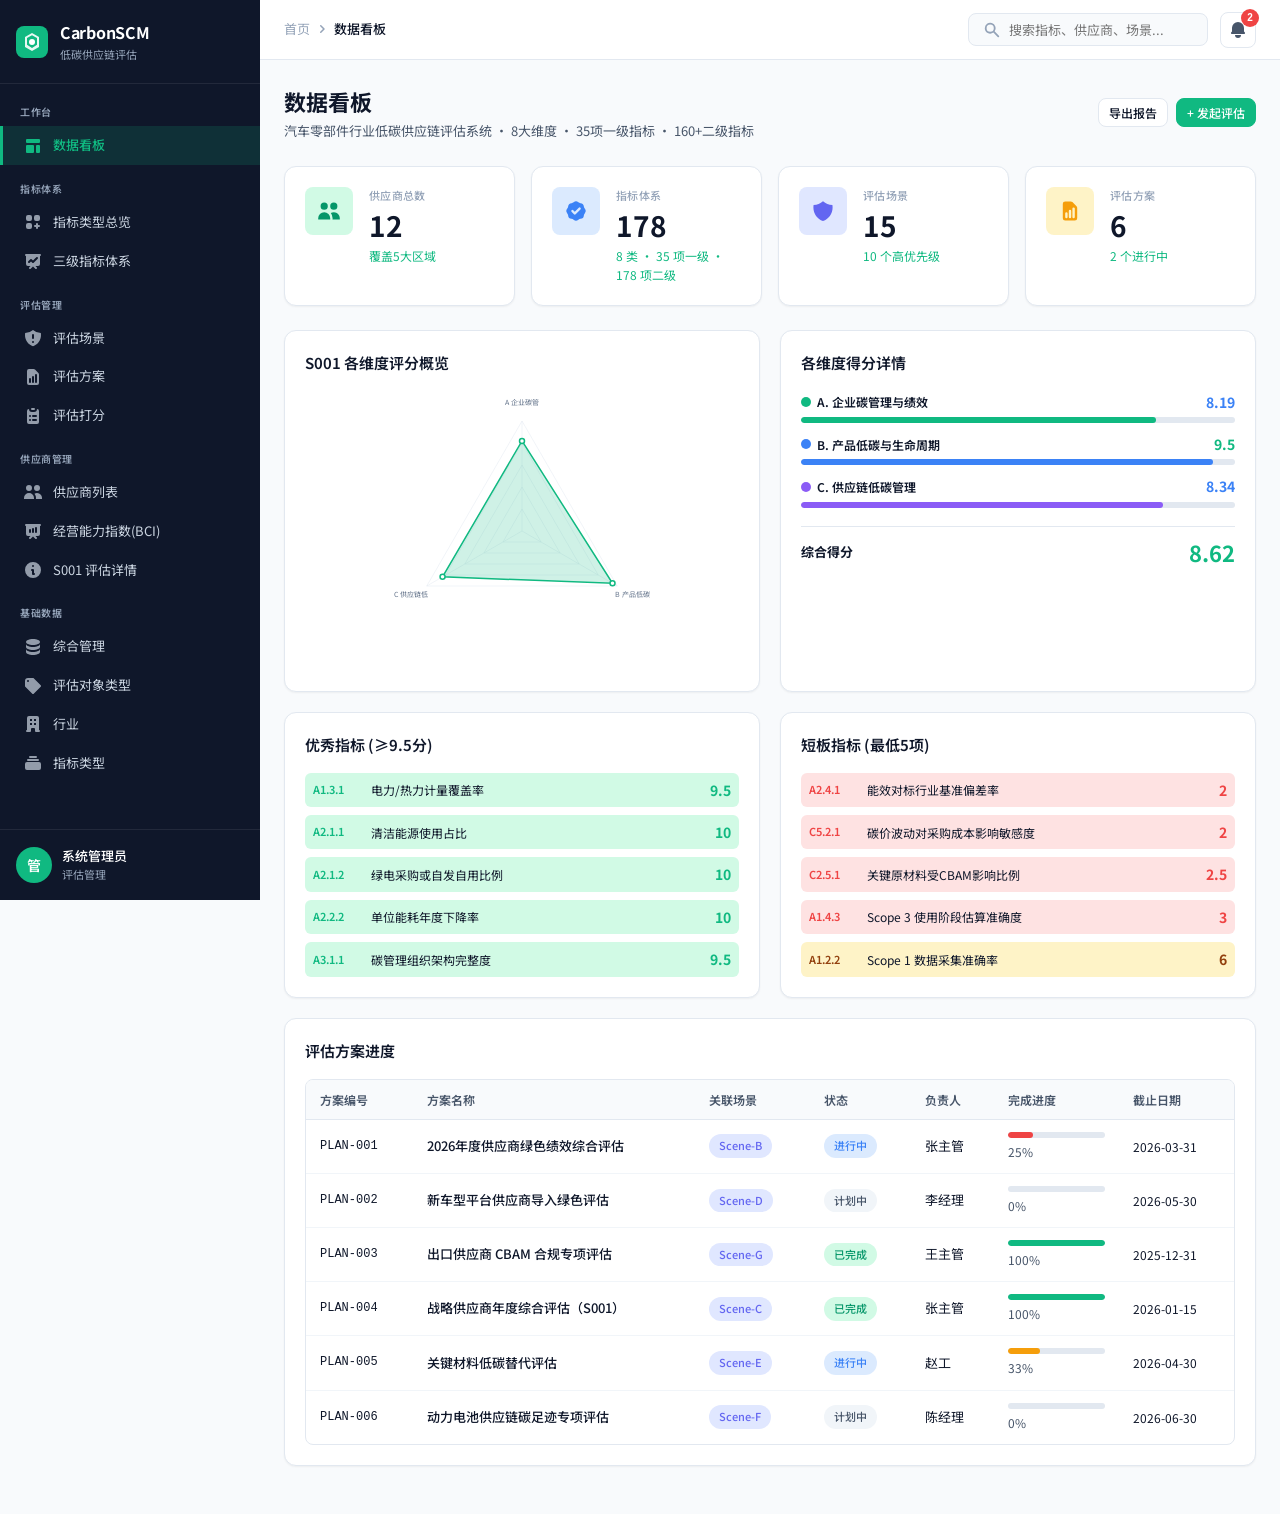
<file: prototype/index.html>
<!DOCTYPE html>
<html lang="zh-CN">
<head>
    <meta charset="UTF-8">
    <meta name="viewport" content="width=device-width, initial-scale=1.0">
    <title>低碳供应链评估系统 — 汽车零部件行业</title>
    <link rel="stylesheet" href="styles.css">
    <link href="https://fonts.googleapis.com/css2?family=Inter:wght@300;400;500;600;700&family=Noto+Sans+SC:wght@300;400;500;600;700&display=swap" rel="stylesheet">
</head>
<body>
    <div class="app-container">
        <aside class="sidebar" id="sidebar">
            <div class="sidebar-header">
                <div class="logo">
                    <svg width="32" height="32" viewBox="0 0 32 32" fill="none">
                        <rect width="32" height="32" rx="8" fill="#10B981"/>
                        <path d="M16 7L9 11v10l7 4 7-4V11l-7-4zm0 2.2L21 12v6.8L16 22l-5-3.2V12l5-2.8z" fill="white" fill-opacity="0.9"/>
                        <circle cx="16" cy="16" r="3" fill="white"/>
                    </svg>
                    <div class="logo-text">
                        <span class="logo-title">CarbonSCM</span>
                        <span class="logo-subtitle">低碳供应链评估</span>
                    </div>
                </div>
            </div>
            <nav class="sidebar-nav">
                <div class="nav-section">
                    <div class="nav-section-title">工作台</div>
                    <a href="#" class="nav-item active" data-page="dashboard">
                        <svg width="20" height="20" viewBox="0 0 20 20" fill="currentColor"><path d="M3 4a1 1 0 011-1h12a1 1 0 011 1v2a1 1 0 01-1 1H4a1 1 0 01-1-1V4zM3 10a1 1 0 011-1h6a1 1 0 011 1v6a1 1 0 01-1 1H4a1 1 0 01-1-1v-6zM14 9a1 1 0 00-1 1v6a1 1 0 001 1h2a1 1 0 001-1v-6a1 1 0 00-1-1h-2z"/></svg>
                        <span>数据看板</span>
                    </a>
                </div>
                <div class="nav-section">
                    <div class="nav-section-title">指标体系</div>
                    <a href="#" class="nav-item" data-page="indicator-types">
                        <svg width="20" height="20" viewBox="0 0 20 20" fill="currentColor"><path d="M5 3a2 2 0 00-2 2v2a2 2 0 002 2h2a2 2 0 002-2V5a2 2 0 00-2-2H5zM5 11a2 2 0 00-2 2v2a2 2 0 002 2h2a2 2 0 002-2v-2a2 2 0 00-2-2H5zM11 5a2 2 0 012-2h2a2 2 0 012 2v2a2 2 0 01-2 2h-2a2 2 0 01-2-2V5zM14 11a1 1 0 011 1v1h1a1 1 0 110 2h-1v1a1 1 0 11-2 0v-1h-1a1 1 0 110-2h1v-1a1 1 0 011-1z"/></svg>
                        <span>指标类型总览</span>
                    </a>
                    <a href="#" class="nav-item" data-page="indicator-tree">
                        <svg width="20" height="20" viewBox="0 0 20 20" fill="currentColor"><path fill-rule="evenodd" d="M3 3a1 1 0 000 2v8a2 2 0 002 2h2.586l-1.293 1.293a1 1 0 101.414 1.414L10 15.414l2.293 2.293a1 1 0 001.414-1.414L12.414 15H15a2 2 0 002-2V5a1 1 0 100-2H3zm11.707 4.707a1 1 0 00-1.414-1.414L10 9.586 8.707 8.293a1 1 0 00-1.414 0l-2 2a1 1 0 101.414 1.414L8 10.414l1.293 1.293a1 1 0 001.414 0l4-4z" clip-rule="evenodd"/></svg>
                        <span>三级指标体系</span>
                    </a>
                </div>
                <div class="nav-section">
                    <div class="nav-section-title">评估管理</div>
                    <a href="#" class="nav-item" data-page="scenarios">
                        <svg width="20" height="20" viewBox="0 0 20 20" fill="currentColor"><path fill-rule="evenodd" d="M10 1.944A11.954 11.954 0 012.166 5C2.056 5.649 2 6.319 2 7c0 5.225 3.34 9.67 8 11.317C14.66 16.67 18 12.225 18 7c0-.682-.057-1.35-.166-2.001A11.954 11.954 0 0110 1.944zM11 14a1 1 0 11-2 0 1 1 0 012 0zm0-7a1 1 0 10-2 0v3a1 1 0 102 0V7z" clip-rule="evenodd"/></svg>
                        <span>评估场景</span>
                    </a>
                    <a href="#" class="nav-item" data-page="plans">
                        <svg width="20" height="20" viewBox="0 0 20 20" fill="currentColor"><path fill-rule="evenodd" d="M6 2a2 2 0 00-2 2v12a2 2 0 002 2h8a2 2 0 002-2V7.414A2 2 0 0015.414 6L12 2.586A2 2 0 0010.586 2H6zm2 10a1 1 0 10-2 0v3a1 1 0 102 0v-3zm2-3a1 1 0 011 1v5a1 1 0 11-2 0v-5a1 1 0 011-1zm4-1a1 1 0 10-2 0v7a1 1 0 102 0V8z" clip-rule="evenodd"/></svg>
                        <span>评估方案</span>
                    </a>
                    <a href="#" class="nav-item" data-page="scoring">
                        <svg width="20" height="20" viewBox="0 0 20 20" fill="currentColor"><path d="M9 2a1 1 0 000 2h2a1 1 0 100-2H9z"/><path fill-rule="evenodd" d="M4 5a2 2 0 012-2 3 3 0 003 3h2a3 3 0 003-3 2 2 0 012 2v11a2 2 0 01-2 2H6a2 2 0 01-2-2V5zm3 4a1 1 0 000 2h.01a1 1 0 100-2H7zm3 0a1 1 0 000 2h3a1 1 0 100-2h-3zm-3 4a1 1 0 100 2h.01a1 1 0 100-2H7zm3 0a1 1 0 100 2h3a1 1 0 100-2h-3z" clip-rule="evenodd"/></svg>
                        <span>评估打分</span>
                    </a>
                </div>
                <div class="nav-section">
                    <div class="nav-section-title">供应商管理</div>
                    <a href="#" class="nav-item" data-page="suppliers">
                        <svg width="20" height="20" viewBox="0 0 20 20" fill="currentColor"><path d="M9 6a3 3 0 11-6 0 3 3 0 016 0zM17 6a3 3 0 11-6 0 3 3 0 016 0zM12.93 17c.046-.327.07-.66.07-1a6.97 6.97 0 00-1.5-4.33A5 5 0 0119 16v1h-6.07zM6 11a5 5 0 015 5v1H1v-1a5 5 0 015-5z"/></svg>
                        <span>供应商列表</span>
                    </a>
                    <a href="#" class="nav-item" data-page="bci">
                        <svg width="20" height="20" viewBox="0 0 20 20" fill="currentColor"><path fill-rule="evenodd" d="M3 3a1 1 0 000 2v8a2 2 0 002 2h2.586l-1.293 1.293a1 1 0 101.414 1.414L10 15.414l2.293 2.293a1 1 0 001.414-1.414L12.414 15H15a2 2 0 002-2V5a1 1 0 100-2H3zm11 4a1 1 0 10-2 0v4a1 1 0 102 0V7zm-3 1a1 1 0 10-2 0v3a1 1 0 102 0V8zM8 9a1 1 0 00-2 0v2a1 1 0 102 0V9z" clip-rule="evenodd"/></svg>
                        <span>经营能力指数(BCI)</span>
                    </a>
                    <a href="#" class="nav-item" data-page="supplier-detail">
                        <svg width="20" height="20" viewBox="0 0 20 20" fill="currentColor"><path fill-rule="evenodd" d="M18 10a8 8 0 11-16 0 8 8 0 0116 0zm-7-4a1 1 0 11-2 0 1 1 0 012 0zM9 9a1 1 0 000 2v3a1 1 0 001 1h1a1 1 0 100-2v-3a1 1 0 00-1-1H9z" clip-rule="evenodd"/></svg>
                        <span>S001 评估详情</span>
                    </a>
                </div>
                <div class="nav-section">
                    <div class="nav-section-title">基础数据</div>
                    <a href="#" class="nav-item" data-page="base-data">
                        <svg width="20" height="20" viewBox="0 0 20 20" fill="currentColor"><path d="M3 12v3c0 1.657 3.134 3 7 3s7-1.343 7-3v-3c0 1.657-3.134 3-7 3s-7-1.343-7-3z"/><path d="M3 7v3c0 1.657 3.134 3 7 3s7-1.343 7-3V7c0 1.657-3.134 3-7 3S3 8.657 3 7z"/><path d="M17 5c0 1.657-3.134 3-7 3S3 6.657 3 5s3.134-3 7-3 7 1.343 7 3z"/></svg>
                        <span>综合管理</span>
                    </a>
                    <a href="#" class="nav-item" data-page="bd-object-types">
                        <svg width="20" height="20" viewBox="0 0 20 20" fill="currentColor"><path fill-rule="evenodd" d="M17.707 9.293a1 1 0 010 1.414l-7 7a1 1 0 01-1.414 0l-7-7A.997.997 0 012 10V5a3 3 0 013-3h5c.256 0 .512.098.707.293l7 7zM5 6a1 1 0 100-2 1 1 0 000 2z" clip-rule="evenodd"/></svg>
                        <span>评估对象类型</span>
                    </a>
                    <a href="#" class="nav-item" data-page="bd-industries">
                        <svg width="20" height="20" viewBox="0 0 20 20" fill="currentColor"><path fill-rule="evenodd" d="M4 4a2 2 0 012-2h8a2 2 0 012 2v12a1 1 0 110 2h-3a1 1 0 01-1-1v-2a1 1 0 00-1-1H9a1 1 0 00-1 1v2a1 1 0 01-1 1H4a1 1 0 110-2V4zm3 1h2v2H7V5zm2 4H7v2h2V9zm2-4h2v2h-2V5zm2 4h-2v2h2V9z" clip-rule="evenodd"/></svg>
                        <span>行业</span>
                    </a>
                    <a href="#" class="nav-item" data-page="bd-indicator-types">
                        <svg width="20" height="20" viewBox="0 0 20 20" fill="currentColor"><path d="M7 3a1 1 0 000 2h6a1 1 0 100-2H7zM4 7a1 1 0 011-1h10a1 1 0 110 2H5a1 1 0 01-1-1zM2 11a2 2 0 012-2h12a2 2 0 012 2v4a2 2 0 01-2 2H4a2 2 0 01-2-2v-4z"/></svg>
                        <span>指标类型</span>
                    </a>
                </div>
            </nav>
            <div class="sidebar-footer">
                <div class="user-info">
                    <div class="avatar">管</div>
                    <div class="user-details">
                        <span class="user-name">系统管理员</span>
                        <span class="user-role">评估管理</span>
                    </div>
                </div>
            </div>
        </aside>

        <main class="main-content">
            <header class="top-bar">
                <button class="menu-toggle" id="menuToggle">
                    <svg width="24" height="24" viewBox="0 0 24 24" fill="none" stroke="currentColor" stroke-width="2"><path d="M3 12h18M3 6h18M3 18h18"/></svg>
                </button>
                <div class="breadcrumb" id="breadcrumb">
                    <span>首页</span>
                    <svg width="16" height="16" viewBox="0 0 16 16" fill="currentColor"><path fill-rule="evenodd" d="M6.22 4.22a.75.75 0 011.06 0l3.25 3.25a.75.75 0 010 1.06l-3.25 3.25a.75.75 0 01-1.06-1.06L8.94 8 6.22 5.28a.75.75 0 010-1.06z"/></svg>
                    <span id="currentPageTitle">数据看板</span>
                </div>
                <div class="top-bar-actions">
                    <div class="search-box">
                        <svg width="18" height="18" viewBox="0 0 20 20" fill="currentColor"><path fill-rule="evenodd" d="M8 4a4 4 0 100 8 4 4 0 000-8zM2 8a6 6 0 1110.89 3.476l4.817 4.817a1 1 0 01-1.414 1.414l-4.816-4.816A6 6 0 012 8z" clip-rule="evenodd"/></svg>
                        <input type="text" placeholder="搜索指标、供应商、场景...">
                    </div>
                    <button class="icon-btn notification-btn">
                        <svg width="20" height="20" viewBox="0 0 20 20" fill="currentColor"><path d="M10 2a6 6 0 00-6 6v3.586l-.707.707A1 1 0 004 14h12a1 1 0 00.707-1.707L16 11.586V8a6 6 0 00-6-6zM10 18a3 3 0 01-3-3h6a3 3 0 01-3 3z"/></svg>
                        <span class="badge">2</span>
                    </button>
                </div>
            </header>
            <div class="page-content" id="pageContent"></div>
        </main>
    </div>

    <div class="modal-overlay" id="modalOverlay">
        <div class="modal wide" id="modal">
            <div class="modal-header">
                <h3 id="modalTitle">标题</h3>
                <button class="modal-close" id="modalClose">&times;</button>
            </div>
            <div class="modal-body" id="modalBody"></div>
            <div class="modal-footer" id="modalFooter">
                <button class="btn btn-secondary" id="modalCancel">取消</button>
                <button class="btn btn-secondary" id="modalPrev" style="display:none">上一步</button>
                <button class="btn btn-primary" id="modalNext" style="display:none">下一步</button>
                <button class="btn btn-primary" id="modalConfirm">确认</button>
            </div>
        </div>
    </div>

    <script src="data.js"></script>
    <script src="app.js"></script>
</body>
</html>
</file>
<file: prototype/styles.css>
/* ===== CSS Variables & Reset ===== */
:root {
    --primary: #10B981;
    --primary-light: #D1FAE5;
    --primary-dark: #059669;
    --secondary: #3B82F6;
    --secondary-light: #DBEAFE;
    --warning: #F59E0B;
    --warning-light: #FEF3C7;
    --danger: #EF4444;
    --danger-light: #FEE2E2;
    --info: #6366F1;
    --info-light: #E0E7FF;

    --bg: #F8FAFC;
    --bg-card: #FFFFFF;
    --bg-sidebar: #0F172A;
    --bg-sidebar-hover: #1E293B;
    --bg-sidebar-active: rgba(16, 185, 129, 0.15);

    --text-primary: #0F172A;
    --text-secondary: #475569;
    --text-muted: #94A3B8;
    --text-sidebar: #CBD5E1;
    --text-sidebar-active: #10B981;

    --border: #E2E8F0;
    --border-light: #F1F5F9;

    --radius-sm: 6px;
    --radius: 8px;
    --radius-lg: 12px;
    --radius-xl: 16px;

    --shadow-sm: 0 1px 2px rgba(0,0,0,0.05);
    --shadow: 0 1px 3px rgba(0,0,0,0.1), 0 1px 2px rgba(0,0,0,0.06);
    --shadow-md: 0 4px 6px -1px rgba(0,0,0,0.1), 0 2px 4px -1px rgba(0,0,0,0.06);
    --shadow-lg: 0 10px 15px -3px rgba(0,0,0,0.1), 0 4px 6px -2px rgba(0,0,0,0.05);

    --sidebar-width: 260px;
    --topbar-height: 60px;

    --transition: 0.2s ease;
}

*, *::before, *::after {
    margin: 0;
    padding: 0;
    box-sizing: border-box;
}

html {
    font-size: 14px;
}

body {
    font-family: 'Noto Sans SC', 'Inter', -apple-system, BlinkMacSystemFont, sans-serif;
    color: var(--text-primary);
    background: var(--bg);
    line-height: 1.6;
    -webkit-font-smoothing: antialiased;
}

/* ===== Layout ===== */
.app-container {
    display: flex;
    min-height: 100vh;
}

/* ===== Sidebar ===== */
.sidebar {
    width: var(--sidebar-width);
    background: var(--bg-sidebar);
    display: flex;
    flex-direction: column;
    position: fixed;
    top: 0;
    left: 0;
    height: 100vh;
    z-index: 100;
    transition: transform var(--transition);
    overflow-y: auto;
}

.sidebar-header {
    padding: 20px 16px;
    border-bottom: 1px solid rgba(255,255,255,0.08);
}

.logo {
    display: flex;
    align-items: center;
    gap: 12px;
}

.logo-text {
    display: flex;
    flex-direction: column;
}

.logo-title {
    font-size: 16px;
    font-weight: 700;
    color: #fff;
    letter-spacing: -0.3px;
}

.logo-subtitle {
    font-size: 11px;
    color: var(--text-muted);
}

.sidebar-nav {
    flex: 1;
    padding: 8px 0;
    overflow-y: auto;
}

.nav-section {
    margin-bottom: 4px;
}

.nav-section-title {
    padding: 12px 20px 6px;
    font-size: 10px;
    font-weight: 600;
    color: var(--text-muted);
    text-transform: uppercase;
    letter-spacing: 0.5px;
}

.nav-item {
    display: flex;
    align-items: center;
    gap: 10px;
    padding: 9px 20px;
    color: var(--text-sidebar);
    text-decoration: none;
    font-size: 13px;
    font-weight: 400;
    transition: all var(--transition);
    border-left: 3px solid transparent;
    cursor: pointer;
}

.nav-item:hover {
    background: var(--bg-sidebar-hover);
    color: #fff;
}

.nav-item.active {
    background: var(--bg-sidebar-active);
    color: var(--text-sidebar-active);
    border-left-color: var(--primary);
    font-weight: 500;
}

.nav-item svg {
    flex-shrink: 0;
    opacity: 0.7;
}

.nav-item.active svg {
    opacity: 1;
}

.sidebar-footer {
    padding: 16px;
    border-top: 1px solid rgba(255,255,255,0.08);
}

.user-info {
    display: flex;
    align-items: center;
    gap: 10px;
}

.avatar {
    width: 36px;
    height: 36px;
    border-radius: 50%;
    background: var(--primary);
    color: #fff;
    display: flex;
    align-items: center;
    justify-content: center;
    font-size: 14px;
    font-weight: 600;
}

.user-details {
    display: flex;
    flex-direction: column;
}

.user-name {
    color: #fff;
    font-size: 13px;
    font-weight: 500;
}

.user-role {
    color: var(--text-muted);
    font-size: 11px;
}

/* ===== Main Content ===== */
.main-content {
    flex: 1;
    margin-left: var(--sidebar-width);
    display: flex;
    flex-direction: column;
    min-height: 100vh;
}

.top-bar {
    height: var(--topbar-height);
    background: var(--bg-card);
    border-bottom: 1px solid var(--border);
    display: flex;
    align-items: center;
    padding: 0 24px;
    gap: 16px;
    position: sticky;
    top: 0;
    z-index: 50;
}

.menu-toggle {
    display: none;
    background: none;
    border: none;
    cursor: pointer;
    color: var(--text-secondary);
    padding: 4px;
}

.breadcrumb {
    display: flex;
    align-items: center;
    gap: 4px;
    font-size: 13px;
    color: var(--text-muted);
}

.breadcrumb span:last-child {
    color: var(--text-primary);
    font-weight: 500;
}

.top-bar-actions {
    margin-left: auto;
    display: flex;
    align-items: center;
    gap: 12px;
}

.search-box {
    display: flex;
    align-items: center;
    gap: 8px;
    padding: 6px 14px;
    background: var(--bg);
    border: 1px solid var(--border);
    border-radius: var(--radius);
    min-width: 240px;
    transition: border-color var(--transition);
}

.search-box:focus-within {
    border-color: var(--primary);
}

.search-box svg {
    color: var(--text-muted);
    flex-shrink: 0;
}

.search-box input {
    border: none;
    background: none;
    outline: none;
    font-size: 13px;
    color: var(--text-primary);
    width: 100%;
    font-family: inherit;
}

.icon-btn {
    width: 36px;
    height: 36px;
    border-radius: var(--radius);
    border: 1px solid var(--border);
    background: var(--bg-card);
    cursor: pointer;
    display: flex;
    align-items: center;
    justify-content: center;
    color: var(--text-secondary);
    position: relative;
    transition: all var(--transition);
}

.icon-btn:hover {
    background: var(--bg);
    border-color: var(--text-muted);
}

.badge {
    position: absolute;
    top: -4px;
    right: -4px;
    width: 18px;
    height: 18px;
    border-radius: 50%;
    background: var(--danger);
    color: #fff;
    font-size: 10px;
    font-weight: 600;
    display: flex;
    align-items: center;
    justify-content: center;
}

.page-content {
    flex: 1;
    padding: 24px;
    overflow-y: auto;
}

/* ===== Page Header ===== */
.page-header {
    display: flex;
    align-items: center;
    justify-content: space-between;
    margin-bottom: 24px;
    flex-wrap: wrap;
    gap: 12px;
}

.page-header h1 {
    font-size: 22px;
    font-weight: 700;
    color: var(--text-primary);
}

.page-header p {
    font-size: 13px;
    color: var(--text-secondary);
    margin-top: 2px;
}

/* ===== Buttons ===== */
.btn {
    display: inline-flex;
    align-items: center;
    gap: 6px;
    padding: 8px 16px;
    border-radius: var(--radius);
    font-size: 13px;
    font-weight: 500;
    font-family: inherit;
    cursor: pointer;
    border: 1px solid transparent;
    transition: all var(--transition);
    white-space: nowrap;
}

.btn-primary {
    background: var(--primary);
    color: #fff;
    border-color: var(--primary);
}

.btn-primary:hover {
    background: var(--primary-dark);
    border-color: var(--primary-dark);
}

.btn-secondary {
    background: var(--bg-card);
    color: var(--text-primary);
    border-color: var(--border);
}

.btn-secondary:hover {
    background: var(--bg);
}

.btn-outline {
    background: transparent;
    color: var(--primary);
    border-color: var(--primary);
}

.btn-outline:hover {
    background: var(--primary-light);
}

.btn-sm {
    padding: 5px 10px;
    font-size: 12px;
}

.btn-group {
    display: flex;
    gap: 8px;
}

/* ===== Cards ===== */
.card {
    background: var(--bg-card);
    border: 1px solid var(--border);
    border-radius: var(--radius-lg);
    padding: 20px;
    box-shadow: var(--shadow-sm);
}

.card-header {
    display: flex;
    align-items: center;
    justify-content: space-between;
    margin-bottom: 16px;
}

.card-header h3 {
    font-size: 15px;
    font-weight: 600;
}

/* ===== Stats Grid ===== */
.stats-grid {
    display: grid;
    grid-template-columns: repeat(auto-fit, minmax(220px, 1fr));
    gap: 16px;
    margin-bottom: 24px;
}

.stat-card {
    background: var(--bg-card);
    border: 1px solid var(--border);
    border-radius: var(--radius-lg);
    padding: 20px;
    display: flex;
    align-items: flex-start;
    gap: 16px;
    box-shadow: var(--shadow-sm);
    transition: all var(--transition);
}

.stat-card:hover {
    box-shadow: var(--shadow-md);
    transform: translateY(-1px);
}

.stat-icon {
    width: 48px;
    height: 48px;
    border-radius: var(--radius);
    display: flex;
    align-items: center;
    justify-content: center;
    flex-shrink: 0;
}

.stat-icon.green { background: var(--primary-light); color: var(--primary-dark); }
.stat-icon.blue { background: var(--secondary-light); color: var(--secondary); }
.stat-icon.yellow { background: var(--warning-light); color: var(--warning); }
.stat-icon.red { background: var(--danger-light); color: var(--danger); }
.stat-icon.purple { background: var(--info-light); color: var(--info); }

.stat-info h4 {
    font-size: 11px;
    font-weight: 500;
    color: var(--text-muted);
    text-transform: uppercase;
    letter-spacing: 0.3px;
    margin-bottom: 4px;
}

.stat-info .stat-value {
    font-size: 28px;
    font-weight: 700;
    color: var(--text-primary);
    line-height: 1.2;
}

.stat-info .stat-change {
    font-size: 12px;
    margin-top: 4px;
    display: flex;
    align-items: center;
    gap: 4px;
}

.stat-change.up { color: var(--primary); }
.stat-change.down { color: var(--danger); }

/* ===== Dashboard Grid ===== */
.dashboard-grid {
    display: grid;
    grid-template-columns: 1fr 1fr;
    gap: 20px;
    margin-bottom: 24px;
}

.dashboard-grid .card.full-width {
    grid-column: 1 / -1;
}

/* ===== Chart Placeholder ===== */
.chart-container {
    position: relative;
    width: 100%;
    height: 200px;
    background: linear-gradient(135deg, var(--primary-light) 0%, var(--bg) 100%);
    border-radius: var(--radius);
    display: flex;
    align-items: flex-end;
    padding: 0 4px 4px;
    gap: 4px;
    overflow: hidden;
}

.chart-bar {
    flex: 1;
    background: var(--primary);
    border-radius: 4px 4px 0 0;
    min-height: 12px;
    transition: height 0.6s ease;
    opacity: 0.85;
    position: relative;
}

.chart-bar:hover {
    opacity: 1;
}

.chart-bar::after {
    content: attr(data-label);
    position: absolute;
    bottom: -20px;
    left: 50%;
    transform: translateX(-50%);
    font-size: 9px;
    color: var(--text-muted);
    white-space: nowrap;
}

.chart-line-container {
    position: relative;
    width: 100%;
    height: 200px;
    overflow: hidden;
}

.chart-line-container svg {
    width: 100%;
    height: 100%;
}

/* ===== Pie Chart ===== */
.pie-chart-container {
    display: flex;
    align-items: center;
    gap: 24px;
    padding: 8px 0;
}

.pie-chart {
    width: 140px;
    height: 140px;
    flex-shrink: 0;
}

.pie-legend {
    display: flex;
    flex-direction: column;
    gap: 8px;
}

.pie-legend-item {
    display: flex;
    align-items: center;
    gap: 8px;
    font-size: 12px;
    color: var(--text-secondary);
}

.pie-legend-dot {
    width: 10px;
    height: 10px;
    border-radius: 50%;
    flex-shrink: 0;
}

.pie-legend-value {
    font-weight: 600;
    color: var(--text-primary);
    margin-left: auto;
}

/* ===== Tables ===== */
.table-wrapper {
    overflow-x: auto;
    border: 1px solid var(--border);
    border-radius: var(--radius);
}

.data-table {
    width: 100%;
    border-collapse: collapse;
    font-size: 13px;
}

.data-table th {
    background: var(--bg);
    padding: 10px 14px;
    text-align: left;
    font-weight: 600;
    color: var(--text-secondary);
    border-bottom: 1px solid var(--border);
    white-space: nowrap;
    font-size: 12px;
}

.data-table td {
    padding: 12px 14px;
    border-bottom: 1px solid var(--border-light);
    color: var(--text-primary);
}

.data-table tbody tr {
    transition: background var(--transition);
}

.data-table tbody tr:hover {
    background: var(--bg);
}

.data-table tbody tr:last-child td {
    border-bottom: none;
}

/* ===== Tags / Badges ===== */
.tag {
    display: inline-flex;
    align-items: center;
    padding: 3px 10px;
    border-radius: 100px;
    font-size: 11px;
    font-weight: 500;
    white-space: nowrap;
}

.tag-green { background: var(--primary-light); color: var(--primary-dark); }
.tag-blue { background: var(--secondary-light); color: var(--secondary); }
.tag-yellow { background: var(--warning-light); color: #92400E; }
.tag-red { background: var(--danger-light); color: var(--danger); }
.tag-purple { background: var(--info-light); color: var(--info); }
.tag-gray { background: #F1F5F9; color: var(--text-secondary); }

/* ===== Progress Bar ===== */
.progress-bar {
    width: 100%;
    height: 6px;
    background: var(--border);
    border-radius: 100px;
    overflow: hidden;
}

.progress-fill {
    height: 100%;
    border-radius: 100px;
    transition: width 0.6s ease;
}

.progress-fill.green { background: var(--primary); }
.progress-fill.blue { background: var(--secondary); }
.progress-fill.yellow { background: var(--warning); }
.progress-fill.red { background: var(--danger); }

.progress-text {
    font-size: 12px;
    color: var(--text-secondary);
    margin-top: 4px;
}

/* ===== Filter Bar ===== */
.filter-bar {
    display: flex;
    align-items: center;
    gap: 10px;
    margin-bottom: 16px;
    flex-wrap: wrap;
}

.filter-bar select,
.filter-bar input[type="text"],
.filter-bar input[type="date"] {
    padding: 7px 12px;
    border: 1px solid var(--border);
    border-radius: var(--radius);
    font-size: 13px;
    font-family: inherit;
    color: var(--text-primary);
    background: var(--bg-card);
    outline: none;
    transition: border-color var(--transition);
}

.filter-bar select:focus,
.filter-bar input:focus {
    border-color: var(--primary);
}

/* ===== Tabs ===== */
.tabs {
    display: flex;
    gap: 0;
    border-bottom: 2px solid var(--border);
    margin-bottom: 20px;
}

.tab {
    padding: 10px 20px;
    font-size: 13px;
    font-weight: 500;
    color: var(--text-muted);
    cursor: pointer;
    border-bottom: 2px solid transparent;
    margin-bottom: -2px;
    transition: all var(--transition);
    background: none;
    border-top: none;
    border-left: none;
    border-right: none;
    font-family: inherit;
}

.tab:hover {
    color: var(--text-primary);
}

.tab.active {
    color: var(--primary);
    border-bottom-color: var(--primary);
}

/* ===== Modal ===== */
.modal-overlay {
    position: fixed;
    inset: 0;
    background: rgba(0,0,0,0.5);
    display: none;
    align-items: center;
    justify-content: center;
    z-index: 200;
    backdrop-filter: blur(4px);
}

.modal-overlay.active {
    display: flex;
}

.modal {
    background: var(--bg-card);
    border-radius: var(--radius-xl);
    width: 90%;
    max-width: 640px;
    max-height: 85vh;
    display: flex;
    flex-direction: column;
    box-shadow: var(--shadow-lg);
    animation: modalIn 0.2s ease;
}

@keyframes modalIn {
    from { opacity: 0; transform: scale(0.95) translateY(10px); }
    to { opacity: 1; transform: scale(1) translateY(0); }
}

.modal-header {
    display: flex;
    align-items: center;
    justify-content: space-between;
    padding: 20px 24px;
    border-bottom: 1px solid var(--border);
}

.modal-header h3 {
    font-size: 16px;
    font-weight: 600;
}

.modal-close {
    width: 32px;
    height: 32px;
    border-radius: var(--radius);
    border: none;
    background: none;
    cursor: pointer;
    font-size: 20px;
    color: var(--text-muted);
    display: flex;
    align-items: center;
    justify-content: center;
    transition: all var(--transition);
}

.modal-close:hover {
    background: var(--bg);
    color: var(--text-primary);
}

.modal-body {
    padding: 24px;
    overflow-y: auto;
    flex: 1;
}

.modal-footer {
    padding: 16px 24px;
    border-top: 1px solid var(--border);
    display: flex;
    justify-content: flex-end;
    gap: 8px;
}

/* ===== Form ===== */
.form-group {
    margin-bottom: 16px;
}

.form-group label {
    display: block;
    font-size: 12px;
    font-weight: 600;
    color: var(--text-secondary);
    margin-bottom: 6px;
}

.form-group input,
.form-group select,
.form-group textarea {
    width: 100%;
    padding: 8px 12px;
    border: 1px solid var(--border);
    border-radius: var(--radius);
    font-size: 13px;
    font-family: inherit;
    color: var(--text-primary);
    background: var(--bg-card);
    outline: none;
    transition: border-color var(--transition);
}

.form-group input:focus,
.form-group select:focus,
.form-group textarea:focus {
    border-color: var(--primary);
    box-shadow: 0 0 0 3px rgba(16, 185, 129, 0.1);
}

.form-group textarea {
    resize: vertical;
    min-height: 80px;
}

.form-row {
    display: grid;
    grid-template-columns: 1fr 1fr;
    gap: 12px;
}

.form-group .required::after {
    content: ' *';
    color: var(--danger);
}

/* ===== Status Dot ===== */
.status-dot {
    width: 8px;
    height: 8px;
    border-radius: 50%;
    display: inline-block;
    margin-right: 6px;
}

.status-dot.green { background: var(--primary); }
.status-dot.yellow { background: var(--warning); }
.status-dot.red { background: var(--danger); }
.status-dot.gray { background: var(--text-muted); }
.status-dot.blue { background: var(--secondary); }

/* ===== Alert Timeline ===== */
.timeline {
    position: relative;
    padding-left: 24px;
}

.timeline::before {
    content: '';
    position: absolute;
    left: 8px;
    top: 4px;
    bottom: 4px;
    width: 2px;
    background: var(--border);
}

.timeline-item {
    position: relative;
    margin-bottom: 20px;
}

.timeline-item::before {
    content: '';
    position: absolute;
    left: -20px;
    top: 6px;
    width: 10px;
    height: 10px;
    border-radius: 50%;
    border: 2px solid var(--primary);
    background: var(--bg-card);
}

.timeline-item.warning::before { border-color: var(--warning); }
.timeline-item.danger::before { border-color: var(--danger); }

.timeline-item h4 {
    font-size: 13px;
    font-weight: 600;
    margin-bottom: 2px;
}

.timeline-item p {
    font-size: 12px;
    color: var(--text-secondary);
}

.timeline-item .time {
    font-size: 11px;
    color: var(--text-muted);
}

/* ===== Action Links ===== */
.action-link {
    color: var(--secondary);
    text-decoration: none;
    font-size: 12px;
    cursor: pointer;
    transition: color var(--transition);
}

.action-link:hover {
    color: var(--primary);
    text-decoration: underline;
}

/* ===== Empty State ===== */
.empty-state {
    text-align: center;
    padding: 48px 24px;
    color: var(--text-muted);
}

.empty-state svg {
    margin-bottom: 16px;
    opacity: 0.4;
}

.empty-state h3 {
    font-size: 16px;
    color: var(--text-secondary);
    margin-bottom: 8px;
}

.empty-state p {
    font-size: 13px;
}

/* ===== Detail Panel ===== */
.detail-grid {
    display: grid;
    grid-template-columns: repeat(auto-fit, minmax(200px, 1fr));
    gap: 16px;
}

.detail-item {
    display: flex;
    flex-direction: column;
    gap: 4px;
}

.detail-item label {
    font-size: 11px;
    font-weight: 600;
    color: var(--text-muted);
    text-transform: uppercase;
    letter-spacing: 0.3px;
}

.detail-item span {
    font-size: 14px;
    color: var(--text-primary);
    font-weight: 500;
}

/* ===== Score Display ===== */
.score-circle {
    width: 64px;
    height: 64px;
    border-radius: 50%;
    display: flex;
    align-items: center;
    justify-content: center;
    font-size: 20px;
    font-weight: 700;
    border: 4px solid;
}

.score-circle.excellent { border-color: var(--primary); color: var(--primary); }
.score-circle.good { border-color: var(--secondary); color: var(--secondary); }
.score-circle.fair { border-color: var(--warning); color: var(--warning); }
.score-circle.poor { border-color: var(--danger); color: var(--danger); }

/* ===== Responsive ===== */
@media (max-width: 1024px) {
    .sidebar {
        transform: translateX(-100%);
    }
    .sidebar.open {
        transform: translateX(0);
    }
    .main-content {
        margin-left: 0;
    }
    .menu-toggle {
        display: block;
    }
    .dashboard-grid {
        grid-template-columns: 1fr;
    }
    .search-box {
        min-width: 160px;
    }
}

@media (max-width: 640px) {
    .page-content {
        padding: 16px;
    }
    .stats-grid {
        grid-template-columns: 1fr;
    }
    .form-row {
        grid-template-columns: 1fr;
    }
    .search-box {
        display: none;
    }
    .page-header {
        flex-direction: column;
        align-items: flex-start;
    }
}

/* ===== Scrollbar ===== */
::-webkit-scrollbar {
    width: 6px;
    height: 6px;
}

::-webkit-scrollbar-track {
    background: transparent;
}

::-webkit-scrollbar-thumb {
    background: var(--border);
    border-radius: 100px;
}

::-webkit-scrollbar-thumb:hover {
    background: var(--text-muted);
}

/* ===== Tier Badge ===== */
.tier-badge {
    display: inline-flex;
    align-items: center;
    padding: 2px 8px;
    border-radius: 4px;
    font-size: 11px;
    font-weight: 600;
}

.tier-badge.tier1 {
    background: #DBEAFE;
    color: #1D4ED8;
}

.tier-badge.tier2 {
    background: #E0E7FF;
    color: #4338CA;
}

/* ===== Notification List ===== */
.notification-list {
    display: flex;
    flex-direction: column;
    gap: 12px;
}

.notification-item {
    display: flex;
    gap: 12px;
    padding: 12px;
    background: var(--bg);
    border-radius: var(--radius);
    border-left: 3px solid var(--primary);
}

.notification-item.warning { border-left-color: var(--warning); }
.notification-item.danger { border-left-color: var(--danger); }

.notification-item .noti-content {
    flex: 1;
}

.notification-item .noti-title {
    font-size: 13px;
    font-weight: 500;
    margin-bottom: 2px;
}

.notification-item .noti-desc {
    font-size: 12px;
    color: var(--text-secondary);
}

.notification-item .noti-time {
    font-size: 11px;
    color: var(--text-muted);
    white-space: nowrap;
}

/* ===== Wizard Stepper ===== */
.wizard-stepper {
    display: flex;
    align-items: center;
    justify-content: center;
    gap: 0;
    margin-bottom: 24px;
    padding: 0 8px;
}

.wizard-step {
    display: flex;
    align-items: center;
    gap: 8px;
    padding: 8px 12px;
    font-size: 12px;
    font-weight: 500;
    color: var(--text-muted);
    position: relative;
    white-space: nowrap;
}

.wizard-step .step-num {
    width: 26px;
    height: 26px;
    border-radius: 50%;
    background: var(--border);
    color: var(--text-muted);
    display: flex;
    align-items: center;
    justify-content: center;
    font-size: 12px;
    font-weight: 700;
    flex-shrink: 0;
    transition: all var(--transition);
}

.wizard-step.active .step-num {
    background: var(--primary);
    color: #fff;
}

.wizard-step.done .step-num {
    background: var(--primary-light);
    color: var(--primary);
}

.wizard-step.active {
    color: var(--primary);
    font-weight: 600;
}

.wizard-step.done {
    color: var(--text-secondary);
}

.wizard-connector {
    width: 32px;
    height: 2px;
    background: var(--border);
    flex-shrink: 0;
}

.wizard-connector.done {
    background: var(--primary);
}

/* ===== Checkbox Grid ===== */
.checkbox-grid {
    display: grid;
    grid-template-columns: repeat(auto-fill, minmax(200px, 1fr));
    gap: 8px;
}

.checkbox-item {
    display: flex;
    align-items: center;
    gap: 8px;
    padding: 8px 12px;
    border: 1px solid var(--border);
    border-radius: var(--radius);
    cursor: pointer;
    transition: all var(--transition);
    font-size: 13px;
}

.checkbox-item:hover {
    border-color: var(--primary);
    background: var(--primary-light);
}

.checkbox-item.selected {
    border-color: var(--primary);
    background: var(--primary-light);
}

.checkbox-item input[type="checkbox"] {
    accent-color: var(--primary);
    width: 16px;
    height: 16px;
    cursor: pointer;
}

/* ===== Weight Slider Row ===== */
.weight-row {
    display: flex;
    align-items: center;
    gap: 12px;
    padding: 8px 0;
    border-bottom: 1px solid var(--border-light);
}

.weight-row:last-child {
    border-bottom: none;
}

.weight-row .weight-label {
    min-width: 100px;
    font-size: 13px;
    font-weight: 500;
    display: flex;
    align-items: center;
    gap: 6px;
}

.weight-row input[type="range"] {
    flex: 1;
    accent-color: var(--primary);
    height: 6px;
    cursor: pointer;
}

.weight-row .weight-value {
    min-width: 44px;
    text-align: right;
    font-size: 14px;
    font-weight: 700;
    color: var(--primary);
}

/* ===== Plan Detail Sections ===== */
.plan-section {
    margin-bottom: 20px;
}

.plan-section-title {
    font-size: 13px;
    font-weight: 700;
    color: var(--text-primary);
    margin-bottom: 10px;
    display: flex;
    align-items: center;
    gap: 8px;
    padding-bottom: 8px;
    border-bottom: 1px solid var(--border);
}

.plan-section-title .section-icon {
    width: 24px;
    height: 24px;
    border-radius: 6px;
    display: flex;
    align-items: center;
    justify-content: center;
    flex-shrink: 0;
}

/* ===== Wider Modal ===== */
.modal.wide {
    max-width: 820px;
}

.modal.wide .modal-body {
    max-height: 60vh;
}

/* ===== Chip / Pill List ===== */
.chip-list {
    display: flex;
    flex-wrap: wrap;
    gap: 6px;
}

.chip {
    display: inline-flex;
    align-items: center;
    gap: 4px;
    padding: 4px 10px;
    border-radius: 100px;
    font-size: 11px;
    font-weight: 500;
    background: var(--bg);
    border: 1px solid var(--border);
    color: var(--text-secondary);
}

.chip.chip-primary {
    background: var(--primary-light);
    border-color: var(--primary);
    color: var(--primary-dark);
}

/* ===== Inline Stat ===== */
.inline-stat {
    display: flex;
    align-items: center;
    gap: 6px;
    font-size: 12px;
    color: var(--text-secondary);
}

.inline-stat strong {
    color: var(--text-primary);
    font-size: 14px;
}

/* ===== Scoring Page Layout ===== */
.scoring-layout {
    display: grid;
    grid-template-columns: 1fr 280px;
    gap: 20px;
    align-items: start;
}

@media (max-width: 1024px) {
    .scoring-layout { grid-template-columns: 1fr; }
}

.scoring-main { min-width: 0; }

.scoring-sidebar {
    position: sticky;
    top: 84px;
}

.scoring-header {
    background: linear-gradient(135deg, #0F172A 0%, #1E293B 100%);
    border-radius: var(--radius-lg);
    padding: 20px 24px;
    margin-bottom: 20px;
    color: #fff;
    display: flex;
    align-items: center;
    gap: 20px;
    flex-wrap: wrap;
}

.scoring-header .sh-plan {
    flex: 1;
    min-width: 200px;
}

.scoring-header .sh-plan h2 {
    font-size: 17px;
    font-weight: 700;
    margin-bottom: 4px;
}

.scoring-header .sh-plan p {
    font-size: 12px;
    color: #94A3B8;
}

.scoring-header .sh-supplier {
    display: flex;
    align-items: center;
    gap: 12px;
    padding: 10px 16px;
    background: rgba(255,255,255,0.08);
    border-radius: var(--radius);
    border: 1px solid rgba(255,255,255,0.1);
}

.scoring-header .sh-supplier .sup-avatar {
    width: 40px;
    height: 40px;
    border-radius: 50%;
    background: var(--primary);
    display: flex;
    align-items: center;
    justify-content: center;
    font-weight: 700;
    font-size: 16px;
}

.scoring-header .sh-supplier .sup-info {
    display: flex;
    flex-direction: column;
}

.scoring-header .sh-supplier .sup-name {
    font-size: 14px;
    font-weight: 600;
}

.scoring-header .sh-supplier .sup-meta {
    font-size: 11px;
    color: #94A3B8;
}

.scoring-progress-ring {
    width: 60px;
    height: 60px;
    flex-shrink: 0;
}

/* ===== Scoring Dimension Nav ===== */
.dim-nav {
    display: flex;
    gap: 6px;
    margin-bottom: 16px;
    flex-wrap: wrap;
}

.dim-nav-item {
    display: flex;
    align-items: center;
    gap: 6px;
    padding: 7px 14px;
    border-radius: var(--radius);
    font-size: 12px;
    font-weight: 500;
    cursor: pointer;
    border: 1px solid var(--border);
    background: var(--bg-card);
    transition: all var(--transition);
    color: var(--text-secondary);
    font-family: inherit;
}

.dim-nav-item:hover {
    border-color: var(--text-muted);
}

.dim-nav-item.active {
    border-color: var(--primary);
    background: var(--primary-light);
    color: var(--primary-dark);
    font-weight: 600;
}

.dim-nav-item .dim-count {
    font-size: 10px;
    padding: 1px 6px;
    border-radius: 100px;
    background: var(--border);
    color: var(--text-muted);
}

.dim-nav-item.active .dim-count {
    background: var(--primary);
    color: #fff;
}

/* ===== Score Input ===== */
.score-input-row {
    display: grid;
    grid-template-columns: 1fr 90px 90px 100px 1fr;
    gap: 8px;
    align-items: center;
    padding: 10px 14px;
    border-bottom: 1px solid var(--border-light);
    transition: background var(--transition);
}

.score-input-row:hover {
    background: var(--bg);
}

.score-input-row:last-child {
    border-bottom: none;
}

.score-input-row .indicator-info {
    display: flex;
    flex-direction: column;
    gap: 1px;
    min-width: 0;
}

.score-input-row .indicator-code {
    font-family: monospace;
    font-size: 11px;
    font-weight: 600;
    color: var(--text-muted);
}

.score-input-row .indicator-name {
    font-size: 13px;
    font-weight: 500;
    white-space: nowrap;
    overflow: hidden;
    text-overflow: ellipsis;
}

.score-input-row input[type="number"],
.score-input-row input[type="text"] {
    width: 100%;
    padding: 6px 8px;
    border: 1px solid var(--border);
    border-radius: var(--radius-sm);
    font-size: 13px;
    font-family: inherit;
    text-align: center;
    outline: none;
    transition: border-color var(--transition);
    background: var(--bg-card);
}

.score-input-row input:focus {
    border-color: var(--primary);
    box-shadow: 0 0 0 2px rgba(16, 185, 129, 0.15);
}

.score-input-row .auto-score {
    text-align: center;
    font-size: 16px;
    font-weight: 700;
    padding: 4px 0;
    border-radius: var(--radius-sm);
    min-height: 32px;
    display: flex;
    align-items: center;
    justify-content: center;
}

.score-input-row .comment-input {
    text-align: left;
}

.score-input-row .comment-input input {
    text-align: left;
    font-size: 12px;
    color: var(--text-secondary);
}

/* ===== Scoring Live Summary ===== */
.live-summary .ls-total {
    text-align: center;
    padding: 16px;
    background: linear-gradient(135deg, var(--primary-light) 0%, #fff 100%);
    border-radius: var(--radius);
    margin-bottom: 16px;
}

.live-summary .ls-total .ls-score {
    font-size: 36px;
    font-weight: 800;
    color: var(--primary);
    line-height: 1;
}

.live-summary .ls-total .ls-label {
    font-size: 11px;
    color: var(--text-muted);
    margin-top: 4px;
}

.live-summary .ls-grade {
    text-align: center;
    padding: 8px;
    border-radius: var(--radius-sm);
    font-size: 13px;
    font-weight: 700;
    margin-bottom: 16px;
}

.live-summary .ls-dim-row {
    display: flex;
    align-items: center;
    gap: 8px;
    padding: 6px 0;
    border-bottom: 1px solid var(--border-light);
    font-size: 12px;
}

.live-summary .ls-dim-row:last-child {
    border-bottom: none;
}

.live-summary .ls-dim-dot {
    width: 8px;
    height: 8px;
    border-radius: 50%;
    flex-shrink: 0;
}

.live-summary .ls-dim-name {
    flex: 1;
    color: var(--text-secondary);
}

.live-summary .ls-dim-score {
    font-weight: 700;
    min-width: 30px;
    text-align: right;
}

.live-summary .ls-dim-pct {
    font-size: 10px;
    color: var(--text-muted);
    min-width: 28px;
    text-align: right;
}

/* ===== L2 Group Header ===== */
.l2-group-header {
    display: flex;
    align-items: center;
    gap: 8px;
    padding: 8px 14px;
    background: var(--bg);
    border-bottom: 1px solid var(--border);
    cursor: pointer;
    user-select: none;
}

.l2-group-header:hover {
    background: var(--border-light);
}

.l2-group-header .l2-code {
    font-size: 12px;
    font-weight: 700;
}

.l2-group-header .l2-name {
    flex: 1;
    font-size: 13px;
    font-weight: 500;
}

.l2-group-header .l2-avg {
    font-size: 14px;
    font-weight: 700;
}

.l2-group-header .l2-toggle {
    font-size: 11px;
    color: var(--text-muted);
    transition: transform 0.2s;
}

.l2-group-header .l2-toggle.collapsed {
    transform: rotate(-90deg);
}

/* ===== BCI Dimension Grid ===== */
.bci-dim-grid {
    display: grid;
    grid-template-columns: repeat(4, 1fr);
    gap: 16px;
}

@media (max-width: 900px) {
    .bci-dim-grid { grid-template-columns: repeat(2, 1fr); }
}

@media (max-width: 500px) {
    .bci-dim-grid { grid-template-columns: 1fr; }
}

/* ===== Score Header Row ===== */
.score-header-row {
    display: grid;
    grid-template-columns: 1fr 90px 90px 100px 1fr;
    gap: 8px;
    padding: 6px 14px;
    font-size: 10px;
    font-weight: 600;
    color: var(--text-muted);
    text-transform: uppercase;
    letter-spacing: 0.3px;
    border-bottom: 1px solid var(--border);
    background: var(--bg);
}
</file>
